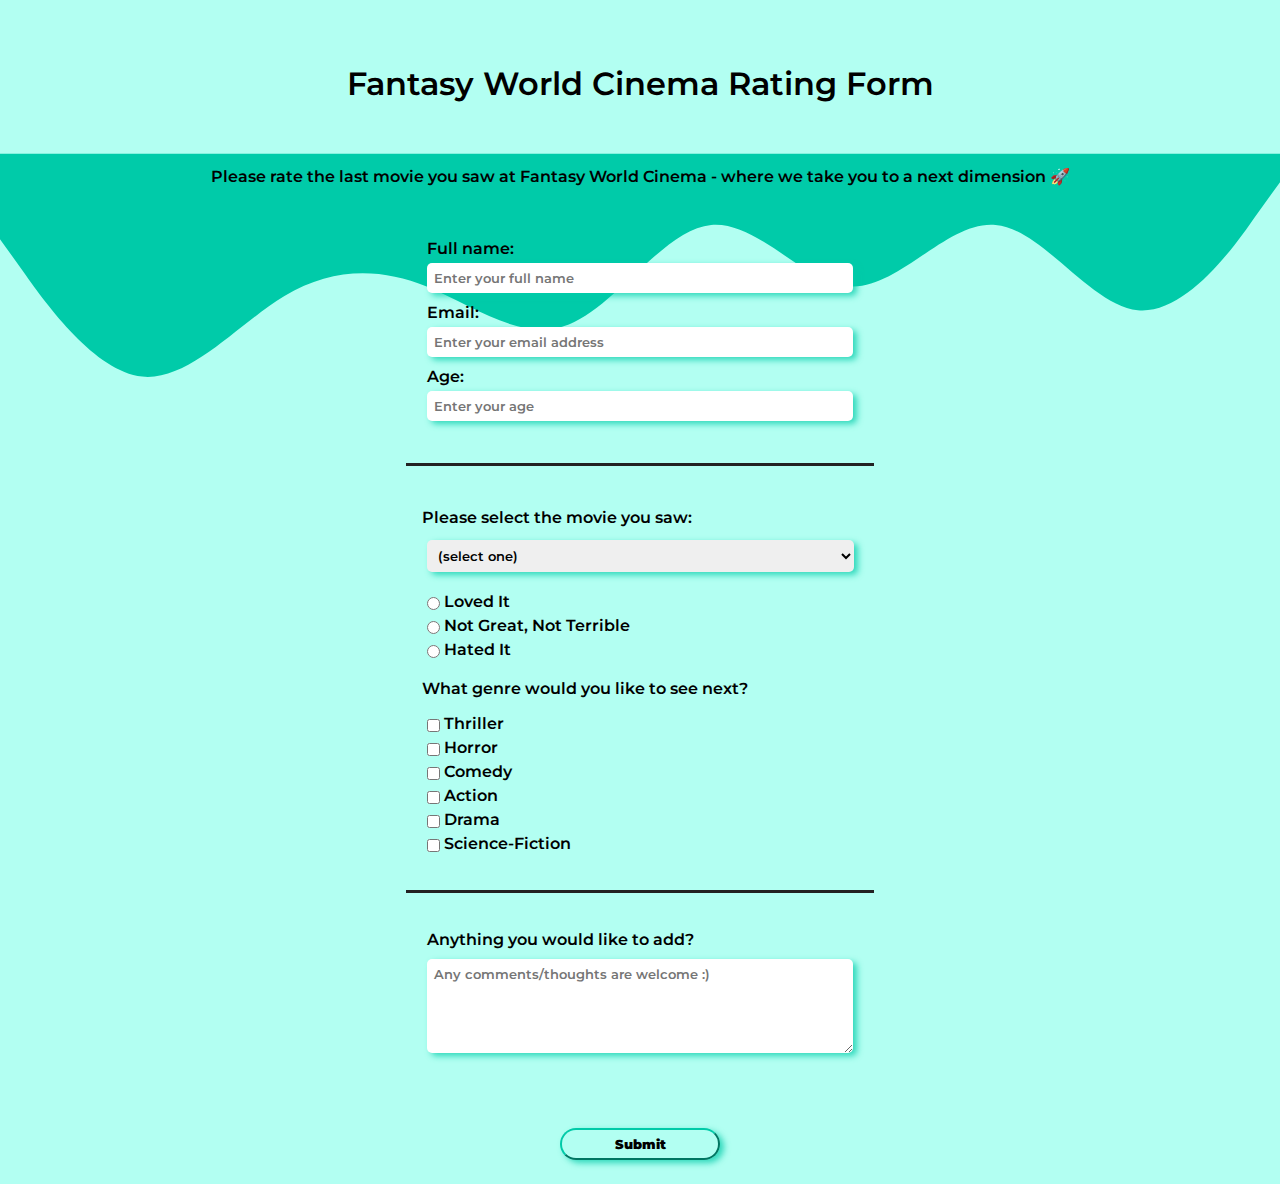
<file: form/index.html>
<!DOCTYPE html>
<html lang="en">
	<head>
		<meta charset="UTF-8" />
		<meta http-equiv="X-UA-Compatible" content="IE=edge" />
		<meta name="viewport" content="width=device-width, initial-scale=1.0" />
		<link rel="stylesheet" href="styles.css" />
		<title>Rating the Last Movie You Saw</title>
	</head>
	<body>
		<h1 id="title">Fantasy World Cinema Rating Form</h1>
		<p id="description">
			Please rate the last movie you saw at Fantasy World Cinema - where
			we take you to a next dimension 🚀
		</p>
		<form
			id="survey-form"
			method="post"
			action="https://register-demo.freecodecamp.org"
		>
			<fieldset class="info">
				<label for="name" id="name-label"
					>Full name:
					<input
						id="name"
						name="name"
						type="text"
						required
						placeholder="Enter your full name"
				/></label>
				<label for="email" id="email-label"
					>Email:
					<input
						id="email"
						name="email"
						type="email"
						required
						placeholder="Enter your email address"
				/></label>
				<label for="number" id="number-label"
					>Age:
					<input
						id="number"
						name="number"
						type="number"
						min="13"
						max="110"
						placeholder="Enter your age"
				/></label>
			</fieldset>
			<fieldset>
				<label for="dropdown" class="dropdown-menu"
					>Please select the movie you saw:
					<select id="dropdown" name="dropdown">
						<option value="">(select one)</option>
						<option value="Sharper">Sharper</option>
						<option value="Romancham">Romancham</option>
						<option value="Knock at the Cabin">
							Knock at the Cabin
						</option>
						<option value="Maybe I Do">Maybe I Do</option>
						<option value="Plane">Plane</option>
					</select></label
				>
				<div class="radio-btns">
					<label for="loved" class="radio-btn"
						><input
							id="loved"
							value="loved"
							type="radio"
							name="rating"
							class="buttons"
						/>
						Loved It</label
					>
					<label for="mediocre" class="radio-btn"
						><input
							id="mediocre"
							value="mediocre"
							type="radio"
							name="rating"
							class="buttons"
						/>
						Not Great, Not Terrible</label
					>
					<label for="hated" class="radio-btn"
						><input
							id="hated"
							value="hated"
							type="radio"
							name="rating"
							class="buttons"
						/>
						Hated It</label
					>
				</div>
				<p>What genre would you like to see next?</p>
				<div class="checkboxes">
					<label for="thriller">
						<input
							id="thriller"
							name="thriller"
							type="checkbox"
							value="Thriller"
							class="buttons"
						/>
						Thriller
					</label>
					<label for="horror">
						<input
							id="horror"
							name="horror"
							type="checkbox"
							value="Horror"
							class="buttons"
						/>
						Horror
					</label>
					<label for="comedy">
						<input
							id="comedy"
							name="comedy"
							type="checkbox"
							value="Comedy"
							class="buttons"
						/>
						Comedy
					</label>
					<label for="action">
						<input
							id="action"
							name="action"
							type="checkbox"
							value="Action"
							class="buttons"
						/>
						Action
					</label>
					<label for="drama">
						<input
							id="drama"
							name="drama"
							type="checkbox"
							value="Drama"
							class="buttons"
						/>
						Drama
					</label>
					<label for="science-fiction">
						<input
							id="science-fiction"
							name="science-fiction"
							type="checkbox"
							value="Science-Fiction"
							class="buttons"
						/>
						Science-Fiction
					</label>
				</div>
			</fieldset>
			<fieldset>
				<label for="additional-info"
					>Anything you would like to add?
					<textarea
						id="additional-info"
						name="additional-info"
						cols="30"
						rows="5"
						placeholder="Any comments/thoughts are welcome :)"
					></textarea>
				</label>
			</fieldset>
			<input type="submit" value="Submit" id="submit" />
		</form>
	</body>
</html>
</file>
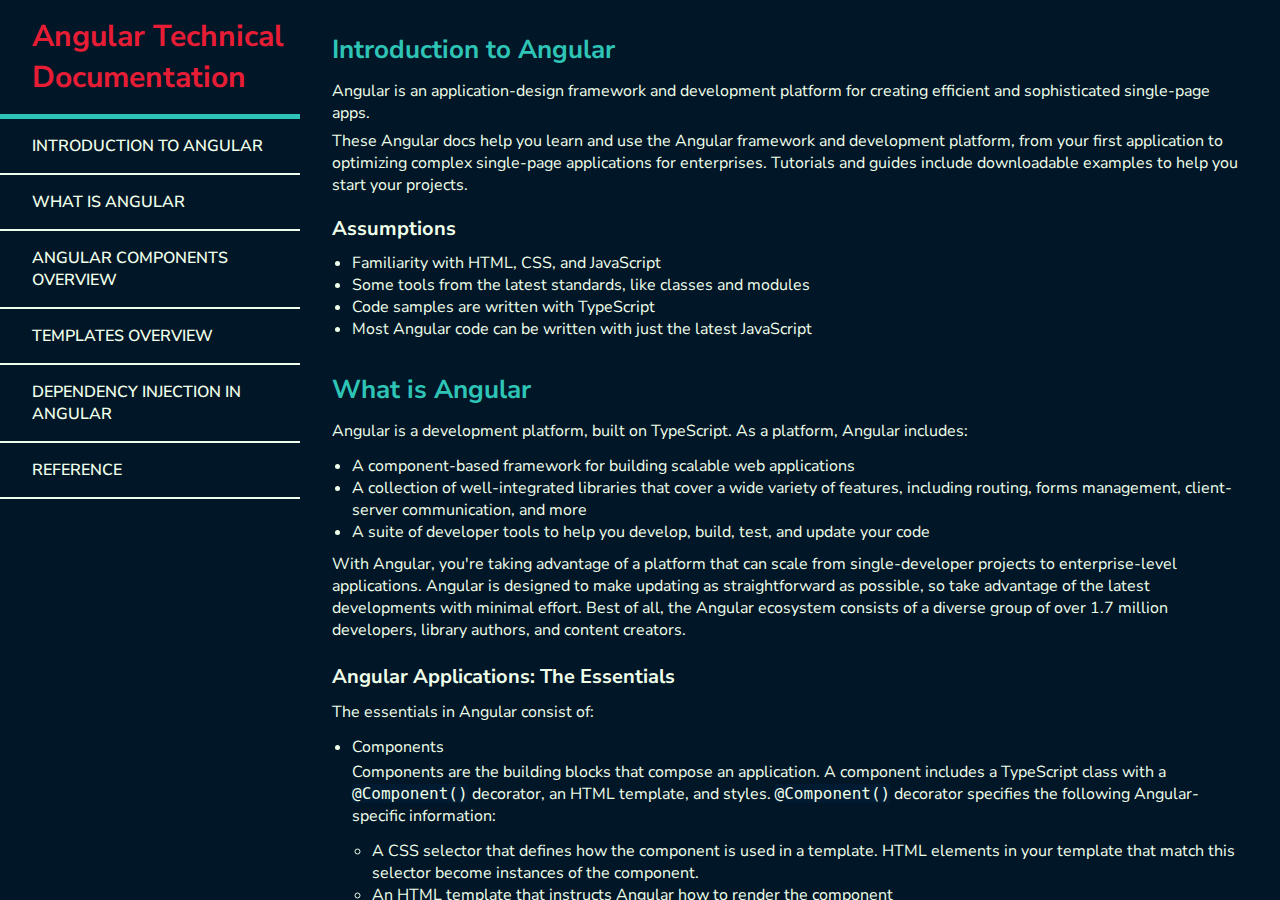
<file: technical_documentation_page/index.html>
<!DOCTYPE html>
<html lang="en">
	<head>
		<meta charset="UTF-8" />
		<meta http-equiv="X-UA-Compatible" content="IE=edge" />
		<meta name="viewport" content="width=device-width, initial-scale=1.0" />
		<link rel="stylesheet" href="styles.css" />
		<title>Technical Documentation for Angular</title>
	</head>
	<body>
		<nav id="navbar">
			<header>Angular Technical Documentation</header>
			<a class="nav-link" href="#introduction_to_angular"
				>Introduction to Angular</a
			>
			<a class="nav-link" href="#what_is_angular">What is Angular</a>
			<a class="nav-link" href="#angular_components_overview">Angular Components Overview</a>
			<a class="nav-link" href="#templates_overview">Templates Overview</a>
			<a class="nav-link" href="#dependency_injection_in_angular">Dependency Injection in Angular</a>
			<a class="nav-link" href="#reference">Reference</a>
		</nav>
		<main id="main-doc">
			<section class="main-section" id="introduction_to_angular">
				<header>Introduction to Angular</header>
				<p>
					Angular is an application-design framework and development
					platform for creating efficient and sophisticated
					single-page apps.
				</p>
				<p>
					These Angular docs help you learn and use the Angular
					framework and development platform, from your first
					application to optimizing complex single-page applications
					for enterprises. Tutorials and guides include downloadable
					examples to help you start your projects.
				</p>
				<h1>Assumptions</h1>
				<ul>
					<li>Familiarity with HTML, CSS, and JavaScript</li>
					<li>
						Some tools from the latest standards, like classes and
						modules
					</li>
					<li>Code samples are written with TypeScript</li>
					<li>
						Most Angular code can be written with just the latest
						JavaScript
					</li>
				</ul>
			</section>
			<section class="main-section" id="what_is_angular">
				<header>What is Angular</header>
				<p>
					Angular is a development platform, built on TypeScript. As a platform, Angular includes:
					<ul>
						<li>A component-based framework for building scalable web applications</li>
						<li>A collection of well-integrated libraries that cover a wide variety of features, including routing, forms management, client-server communication, and more</li>
						<li>A suite of developer tools to help you develop, build, test, and update your code</li>
					</ul>
					With Angular, you're taking advantage of a platform that can scale from single-developer projects to enterprise-level applications. Angular is designed to make updating as straightforward as possible, so take advantage of the latest developments with minimal effort. Best of all, the Angular ecosystem consists of a diverse group of over 1.7 million developers, library authors, and content creators.
				</p>
				<h1>Angular Applications: The Essentials</h1>
				<p>The essentials in Angular consist of:</p>
				<ul>
					<li>Components</li>
						<p>Components are the building blocks that compose an application. A component includes a TypeScript class with a <code>@Component()</code> decorator, an HTML template, and styles. <code>@Component()</code> decorator specifies the following Angular-specific information:</p>
						<ul>
							<li>A CSS selector that defines how the component is used in a template. HTML elements in your template that match this selector become instances of the component.</li>
							<li>An HTML template that instructs Angular how to render the component</li>
							<li>An optional set of CSS styles that define the appearance of the template's HTML elements</li>
						</ul>
						<p>The following is a minimal Angular component.</p>
						<pre class="code-snippet"><code>import { Component } from '@angular/core';

@Component({
  selector: 'hello-world',
  template: `
    &lt;h2&gt;Hello World&lt;/h2&gt;
    &lt;p&gt;This is my first component!&lt;/p&gt;
  `
})
export class HelloWorldComponent {
  // The code in this class drives the component's behavior.
}</code></pre>
					<li>Templates</li>
					<p>Every component has an HTML template that declares how that component renders. You define this template either inline or by file path. Angular adds syntax elements that extend HTML so you can insert dynamic values from your component. Angular automatically updates the rendered DOM when your component's state changes. One application of this feature is inserting dynamic text, as shown in the following example.</p>
					<pre><code class="code-snippet">&lt;p&gt;{{ message }}&lt;/p&gt;</code></pre>
					<p>The value for message comes from the component class:</p>
					<pre><code class="code-snippet">import { Component } from '@angular/core';

@Component ({
  selector: 'hello-world-interpolation',
  templateUrl: './hello-world-interpolation.component.html'
})
export class HelloWorldInterpolationComponent {
    message = 'Hello, World!';
}</code></pre>
					<li>Dependency Injection</li>
					<p>Dependency injection lets you declare the dependencies of your TypeScript classes without taking care of their instantiation. Instead, Angular handles the instantiation for you. This design pattern lets you write more testable and flexible code. Understanding dependency injection is not critical to start using Angular, but it is strongly recommended as a best practice. Many aspects of Angular take advantage of it to some degree.</p>
					<p>To illustrate how dependency injection works, consider the following example. The first file, <code>logger.service.ts</code>, defines a <code>Logger</code> class. This class contains a <code>writeCount</code> function that logs a number to the console.</p>
					<pre><code class="code-snippet">import { Injectable } from '@angular/core';

@Injectable({providedIn: 'root'})
export class Logger {
  writeCount(count: number) {
    console.warn(count);
  }
}</code></pre>
					<p>Next, the <code>hello-world-di.component.ts</code> file defines an Angular component. This component contains a button that uses the <code>writeCount</code> function of the Logger class. To access that function, the <code>Logger</code> service is injected into the <code>HelloWorldDI</code> class by adding private <code>logger: Logger</code> to the constructor.</p>
					<pre><code class="code-snippet">import { Component } from '@angular/core';
import { Logger } from '../logger.service';
						
@Component({
  selector: 'hello-world-di',
  templateUrl: './hello-world-di.component.html'
})
export class HelloWorldDependencyInjectionComponent  {
  count = 0;
						
  constructor(private logger: Logger) { }
						
  onLogMe() {
    this.logger.writeCount(this.count);
    this.count++;
  }
}</code></pre>
				</ul>
			</section>
			<section class="main-section" id="angular_components_overview">
				<header>Angular Components Overview</header>
				<p>
					Components are the main building block for Angular applications. Each component consists of:
					<ul>
						<li>An HTML template that declares what renders on the page</li>
						<li>A TypeScript class that defines behavior</li>
						<li>A CSS selector that defines how the component is used in a template</li>
						<li>Optionally, CSS styles applied to the template</li>
					</ul>
					This topic describes how to create and configure an Angular component.
				</p>
				<h1>Creating a component</h1>
				<p>The best way to create a component is with the Angular CLI. You can also create a component manually.</p>
				<h2>Creating a component using the Angular CLI</h2>
				<p>To create a component using the Angular CLI:</p>
				<ol>
					<li>From a terminal window, navigate to the directory containing your application.</li>
					<li>Run the <code>ng generate component &lt;component-name&gt;</code> command, where <code>&lt;component-name&gt;</code> is the name of your new component.</li>
				</ol>
				<p>By default, this command creates the following:</p>
				<ul>
					<li>A directory named after the component</li>
					<li>A component file, <code>&lt;component-name&gt;.component.ts</code></li>
					<li>A template file, <code>&lt;component-name&gt;.component.html</code></li>
					<li>A CSS file, <code>&lt;component-name&gt;.component.css</code></li>
					<li>A testing specification file, <code>&lt;component-name&gt;.component.spec.ts</code></li>
				</ul>
				<p>Where <code>&lt;component-name&gt;</code> is the name of your component.</p>
			</section>
			<section class="main-section" id="templates_overview">
				<header>Templates Overview</header>
				<p>
					In Angular, a template is a blueprint for a fragment of a user interface (UI). Templates are written in HTML, and special syntax can be used within a template to build on many of Angular's features.
				</p>
				<h1>Enhancing HTML</h1>
				<p>
					Angular extends the HTML syntax in your templates with additional functionality.
					For example, Angular’s data binding syntax helps to set Document Object Model (DOM) properties dynamically.Almost all HTML syntax is valid template syntax. However, because an Angular template is only a fragment of the UI, it does not include elements such as <code>&lt;html&gt;</code>, <code>&lt;body&gt;</code>, or <code>&lt;base&gt;</code>.
				</p>
			</section>
			<section class="main-section" id="dependency_injection_in_angular">
				<header>Dependency Injection in Angular</header>
				<p>
					When you develop a smaller part of your system, like a module or a class, you may need to use features from other classes. For example, you may need an HTTP service to make backend calls. Dependency Injection, or DI, is a design pattern and mechanism for creating and delivering some parts of an application to other parts of an application that require them. Angular supports this design pattern and you can use it in your applications to increase flexibility and modularity.
				</p>
				<p>
					In Angular, dependencies are typically services, but they also can be values, such as strings or functions. An injector for an application (created automatically during bootstrap) instantiates dependencies when needed, using a configured provider of the service or value.
				</p>
			</section>
			<section class="main-section" id="reference">
				<header>Reference</header>
				<p>All the documentation in this page is taken from <a href="https://angular.io/">Angular's official website - angular.io</a>.</p>
			</section>
		</main>
	</body>
</html>
</file>
<file: form/styles.css>
@import url('https://fonts.googleapis.com/css2?family=Montserrat:wght@300&display=swap');

* {
	margin: 0;
	padding: 0;
	box-sizing: border-box;
	font-family: 'Montserrat', sans-serif;
	font-weight: 600;
}

body {
	background-color: #b2fff2;
	background-image: url('background.svg');
	background-repeat: no-repeat;
	background-size: 100% 50%;
}

h1,
#description {
	margin: 2em auto;
	text-align: center;
}

#description {
	margin-top: 5%;
	margin-bottom: 2rem;
	width: 70vw;
}

form {
	margin: auto;
	max-width: 500px;
	min-width: 300px;
	width: 60vw;
}

fieldset {
	margin: 1rem;
	padding: 1rem;
	padding-bottom: 2rem;
	border: none;
	border-bottom: 3px solid #222;
}

label {
	display: block;
	margin: 5px;
}

input {
	display: block;
	width: 200px;
	margin-top: 5px;
}

textarea,
.info input {
	padding: 7px;
	margin-bottom: 10px;
	width: 100%;
	border: none;
	box-shadow: 4px 3px 6px #00caa8bb;
	border-radius: 5px;
}

textarea {
	margin-top: 10px;
}

p {
	margin-bottom: 1rem;
}

.radio-btns {
	margin: 20px 0;
}

.buttons {
	width: unset;
	vertical-align: middle;
	display: inline;
	margin: 0;
}

.dropdown-menu {
	margin: 10px 0;
}

#dropdown {
	display: block;
	width: 98%;
	padding: 7px;
	margin-top: 1em;
	margin-left: 5px;
	border: none;
	box-shadow: 4px 3px 6px #00caa8bb;
	border-radius: 5px;
}

input[type='submit'] {
	margin: 1.5rem auto;
	height: 2rem;
	width: 10rem;
	border-color: #00caa8;
	box-shadow: 4px 3px 6px #00caa8bb;
	border-radius: 20px;
	background-color: transparent;
	font-weight: bolder;
	cursor: pointer;
	transition: background-color 1s ease-in-out, color 1s ease-in-out;
}

input[type='submit']:hover {
	background-color: #00caa8;
	color: azure;
}

fieldset:last-of-type {
	border: none;
}

.checkboxes {
	vertical-align: top;
}
</file>
<file: technical_documentation_page/styles.css>
@import url('https://fonts.googleapis.com/css2?family=Nunito+Sans:wght@300&display=swap');

* {
	margin: 0;
	padding: 0;
	box-sizing: border-box;
	font-family: 'Nunito Sans', sans-serif;
}

body {
	display: flex;
	grid-template-columns: 300px 10fr;
	background-color: #011627;
	color: #efffe9;
	height: 100vh;
}

section {
	margin: 2rem;
}

#navbar {
	display: flex;
	flex-direction: column;
	flex: 0 0 auto;
	overflow: auto;
	min-width: 290px;
	top: 0px;
	left: 0px;
	width: 300px;
}

nav header {
	font-size: 30px;
	padding-left: 2rem;
	padding-top: 1rem;
	padding-bottom: 1rem;
	font-weight: bold;
	color: #e71d36;
	display: block;
}

nav a {
	padding-left: 2rem;
	padding-bottom: 1rem;
	padding-top: 1rem;
	text-decoration: none;
	font-weight: 600;
	color: #efffe9;
	text-transform: uppercase;
	border-bottom: 2px solid #efffe9;
	transition: color 0.7s ease-in-out;
}

nav a:first-of-type {
	border-top: 5px solid #efffe9;
	border-top-color: #2ec4b6;
}

nav a:hover {
	color: #e71d36;
}

main {
	flex: 1 1 auto;
	overflow: auto;
}

main header {
	font-size: 26px;
	font-weight: bold;
	margin: 10px auto;
	color: #2ec4b6;
}

ul,
ol {
	padding-left: 20px;
	margin: 10px auto;
}

p {
	padding: 3px 0;
}

a {
	color: #2ec4b6;
	transition: color 0.7s ease-in-out;
}

a:hover {
	color: #e71d36;
}

h1 {
	font-size: 20px;
	margin-top: 1rem;
	margin-bottom: 0.5rem;
}

h2 {
	font-size: 18px;
	padding: 10px 0;
}

code {
	background-color: #011c32;
	font-family: monospace;
	font-size: 16px;
}

.code-snippet {
	background-color: #011c32;
	padding: 20px;
	margin: 1rem auto;
	display: block;
	border: 1px solid #efffe9;
	border-radius: 5px;
	overflow: auto;
}

@media only screen and (max-width: 500px) {
	#navbar {
		display: none;
	}
}
</file>
